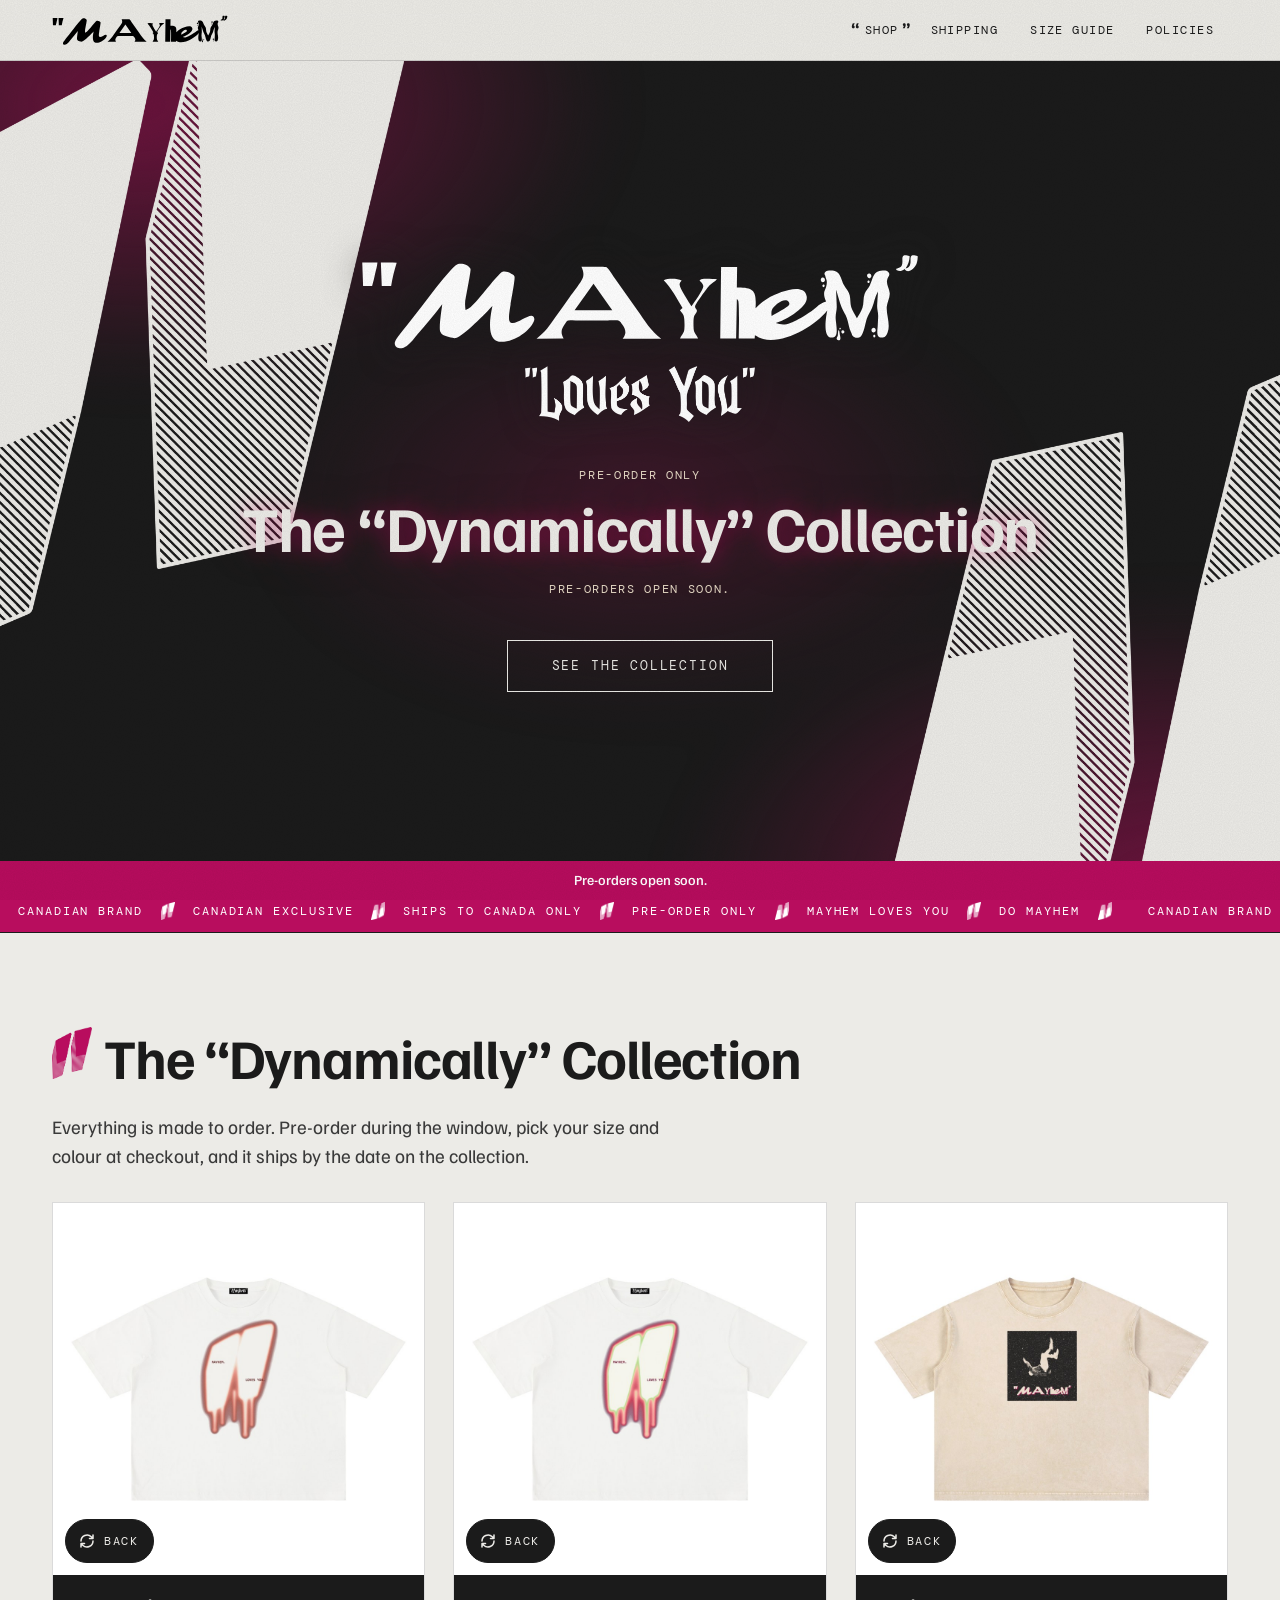
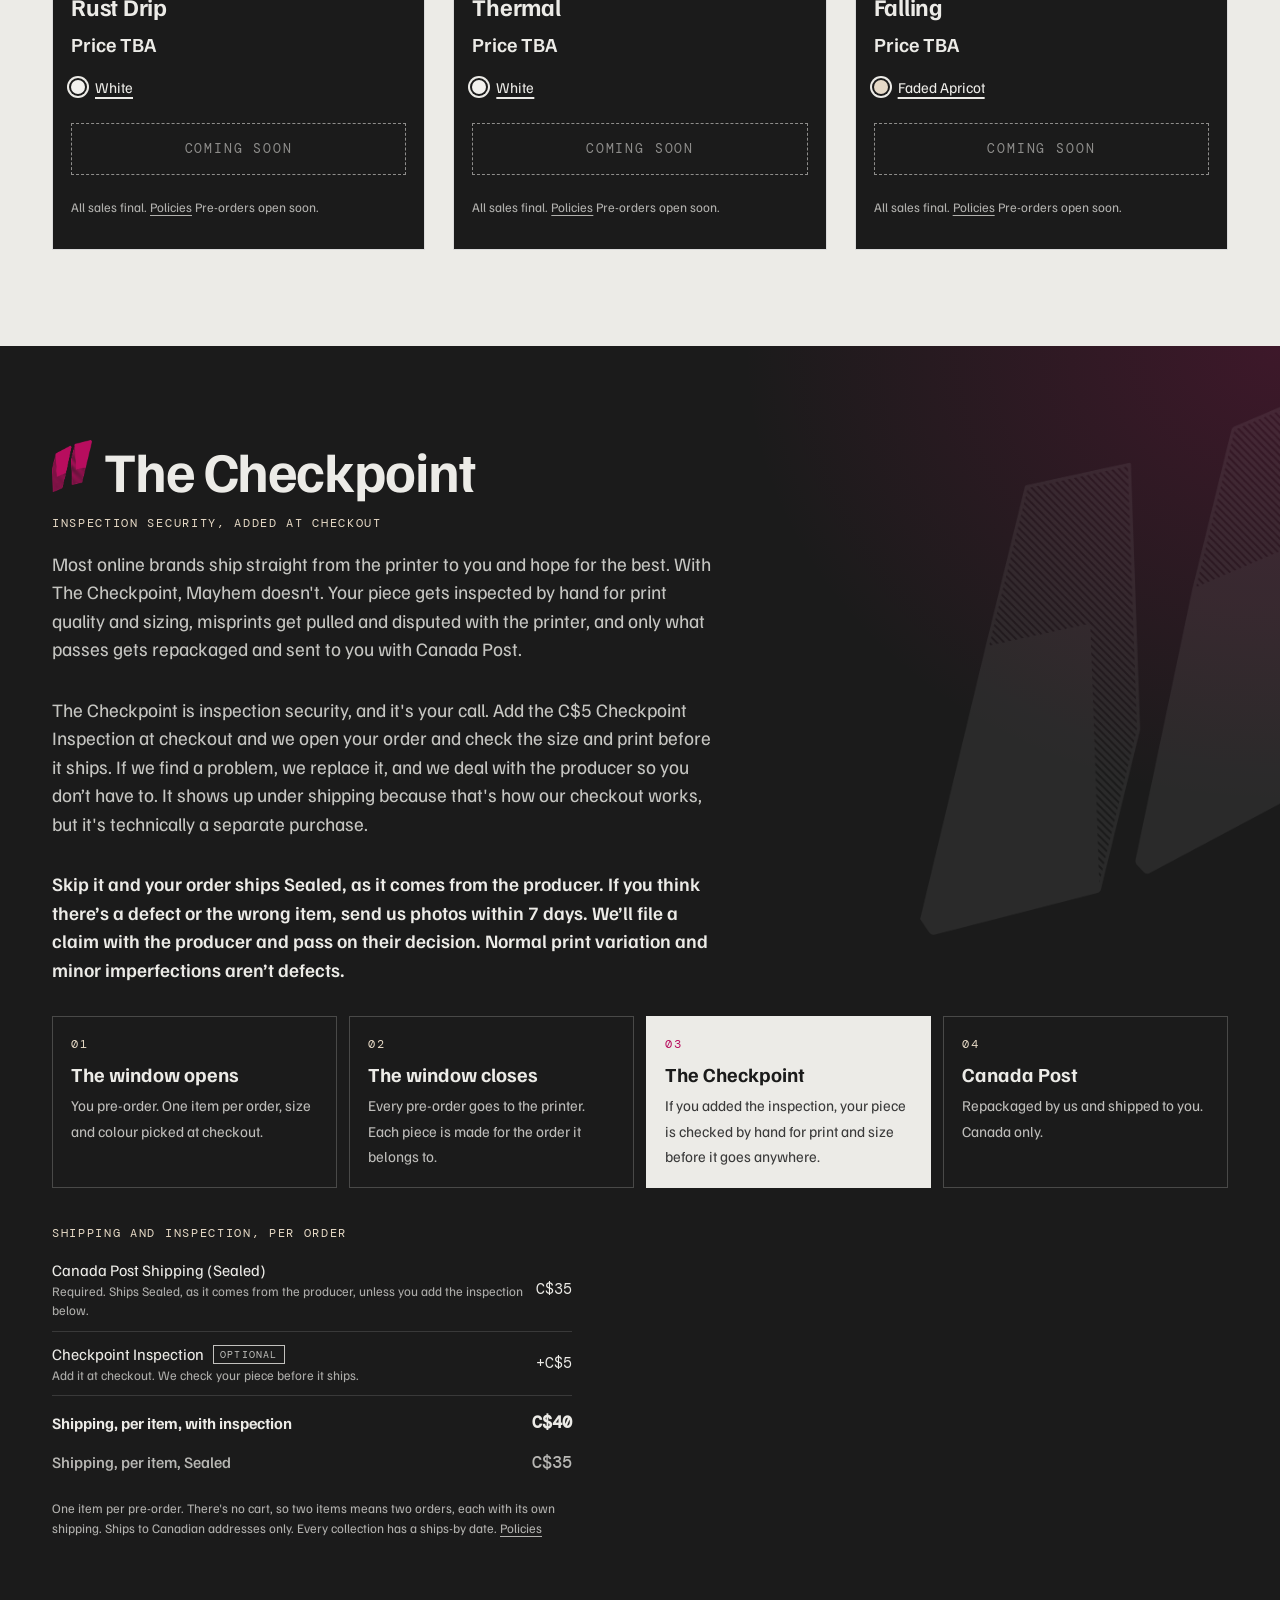
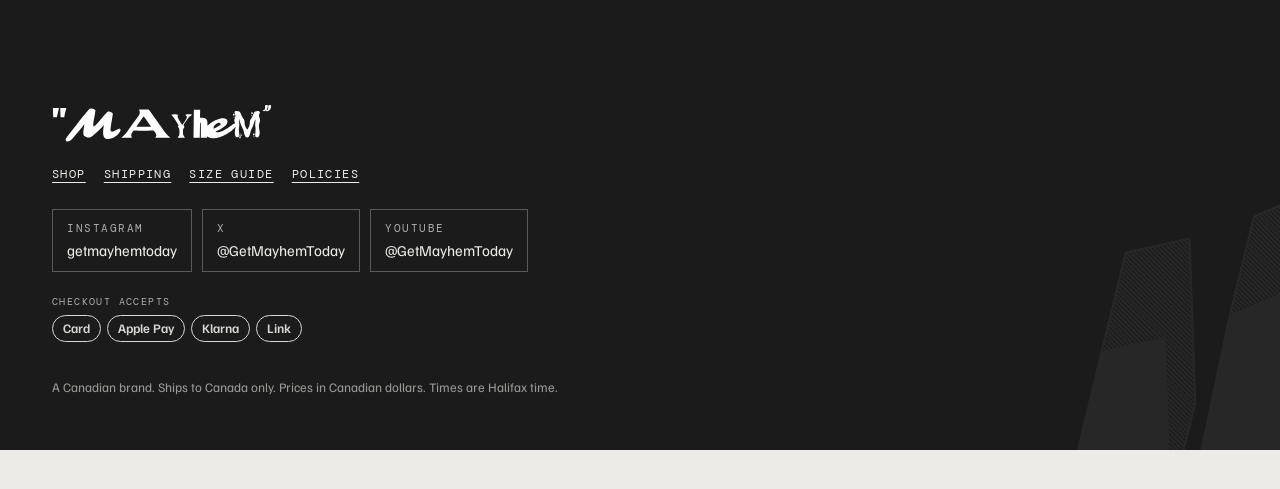
<file: index.html>
<!doctype html>
<html lang="en-CA">
<head>
  <meta charset="utf-8">
  <meta name="viewport" content="width=device-width, initial-scale=1, viewport-fit=cover">
  <title>Mayhem "Loves You"</title>
  <meta name="description" content="Mayhem is a Canadian streetwear brand. Pre-order only, shipped to Canada only. There's a community for you, so do your own thing.">
  <meta property="og:title" content='Mayhem "Loves You"'>
  <meta property="og:description" content="Pre-order only. Canadian brand. Canadian exclusive.">
  <meta property="og:image" content="assets/products/thermal.jpg">
  <meta name="theme-color" content="#1b1b1b">
  <link rel="icon" type="image/png" sizes="32x32" href="assets/logos/favicon-32.png">
  <link rel="icon" type="image/png" sizes="512x512" href="assets/logos/favicon-512.png">
  <link rel="apple-touch-icon" href="assets/logos/apple-touch-icon.png">
  <link rel="preconnect" href="https://fonts.googleapis.com">
  <link rel="preconnect" href="https://fonts.gstatic.com" crossorigin>
  <link href="https://fonts.googleapis.com/css2?family=DM+Mono:wght@400;500&family=Familjen+Grotesk:wght@400;500;600;700&display=swap" rel="stylesheet">
  <link rel="stylesheet" href="css/style.css">
</head>
<body data-page="shop">

  <div class="intro" aria-hidden="true">
    <span class="q q--open"></span>
    <span class="q q--close"></span>
  </div>

  <header id="site-header"></header>

  <main>
    <section class="hero" aria-labelledby="drop-name">
      <div class="hero__q hero__q--open" aria-hidden="true"><span class="q q--open"></span></div>
      <div class="hero__q hero__q--close" aria-hidden="true"><span class="q q--close"></span></div>

      <div class="hero__inner wrap">
        <h1 class="visually-hidden">Mayhem "Loves You"</h1>
        <img class="hero__logo" src="assets/logos/Mayhem-wild-logo-white.svg" alt="Mayhem" width="560" height="102">
        <img class="hero__tag" src="assets/logos/Loves-You-tagline-white.png" alt="Loves You" width="900" height="219">

        <div class="hero__drop">
          <div class="mono">Pre-order only</div>
          <p class="hero__dropname" id="drop-name">The “Dynamically” Collection</p>
          <div class="countdown" id="countdown"></div>
          <p class="hero__ships mono" id="drop-ships"></p>
          <a class="btn btn--ghost hero__cta" href="#shop"><span class="q q--open" aria-hidden="true"></span><span>See the collection</span><span class="q q--close" aria-hidden="true"></span></a>
        </div>
      </div>
    </section>

    <div class="ticker" aria-hidden="true">
      <div class="ticker__track">
        <div class="ticker__item">Canadian brand <span class="q q--open"></span> Canadian exclusive <span class="q q--close"></span> Ships to Canada only <span class="q q--open"></span> Pre-order only <span class="q q--close"></span> Mayhem loves you <span class="q q--open"></span> Do Mayhem <span class="q q--close"></span></div>
      </div>
    </div>

    <section class="section" id="shop" aria-labelledby="shop-title">
      <div class="wrap">
        <h2 class="heading"><span class="heading__mark" aria-hidden="true"><span class="q q--open"></span></span><span id="shop-title">The collection</span></h2>
        <p class="lede reveal">Everything is made to order. Pre-order during the window, pick your size and colour at checkout, and it ships by the date on the collection.</p>
        <div class="grid" id="product-grid">
          <div class="empty" style="grid-column:1/-1"><span class="q q--open"></span><p>Loading the collection.</p><span class="q q--close"></span></div>
        </div>
      </div>
    </section>

    <section class="section section--ink checkpoint" id="checkpoint" aria-labelledby="cp-title">
      <div class="checkpoint__q" aria-hidden="true"><span class="q q--close"></span></div>
      <div class="wrap">
        <h2 class="heading" id="cp-title"><span class="heading__mark" aria-hidden="true"><span class="q q--open"></span></span><span>The Checkpoint</span></h2>
        <p class="mono reveal" style="margin:-12px 0 18px;color:var(--apricot)">Inspection security, added at checkout</p>
        <p class="lede reveal">Most online brands ship straight from the printer to you and hope for the best. With The Checkpoint, Mayhem doesn't. Your piece gets inspected by hand for print quality and sizing, misprints get pulled and disputed with the printer, and only what passes gets repackaged and sent to you with Canada Post.</p>
        <p class="lede reveal">The Checkpoint is inspection security, and it's your call. Add the C$5 Checkpoint Inspection at checkout and we open your order and check the size and print before it ships. If we find a problem, we replace it, and we deal with the producer so you don’t have to. It shows up under shipping because that's how our checkout works, but it's technically a separate purchase.</p>
        <p class="lede reveal" style="color:var(--paper);font-weight:600">Skip it and your order ships Sealed, as it comes from the producer. If you think there’s a defect or the wrong item, send us photos within 7 days. We’ll file a claim with the producer and pass on their decision. Normal print variation and minor imperfections aren’t defects.</p>

        <ol class="steps reveal">
          <li><strong>The window opens</strong><span>You pre-order. One item per order, size and colour picked at checkout.</span></li>
          <li><strong>The window closes</strong><span>Every pre-order goes to the printer. Each piece is made for the order it belongs to.</span></li>
          <li class="is-checkpoint"><strong>The Checkpoint</strong><span>If you added the inspection, your piece is checked by hand for print and size before it goes anywhere.</span></li>
          <li><strong>Canada Post</strong><span>Repackaged by us and shipped to you. Canada only.</span></li>
        </ol>

        <div class="ship-box reveal">
          <p class="mono" style="margin:0 0 6px;color:var(--apricot)">Shipping and inspection, per order</p>
          <div id="ship-lines"></div>
          <p class="fine" style="margin-top:14px">One item per pre-order. There's no cart, so two items means two orders, each with its own shipping. Ships to Canadian addresses only. Every collection has a ships-by date. <a href="policy.html">Policies</a></p>
        </div>
      </div>
    </section>
  </main>

  <footer id="site-footer"></footer>

  <script src="data/shop.js"></script>
  <script src="js/site.js"></script>
</body>
</html>
</file>
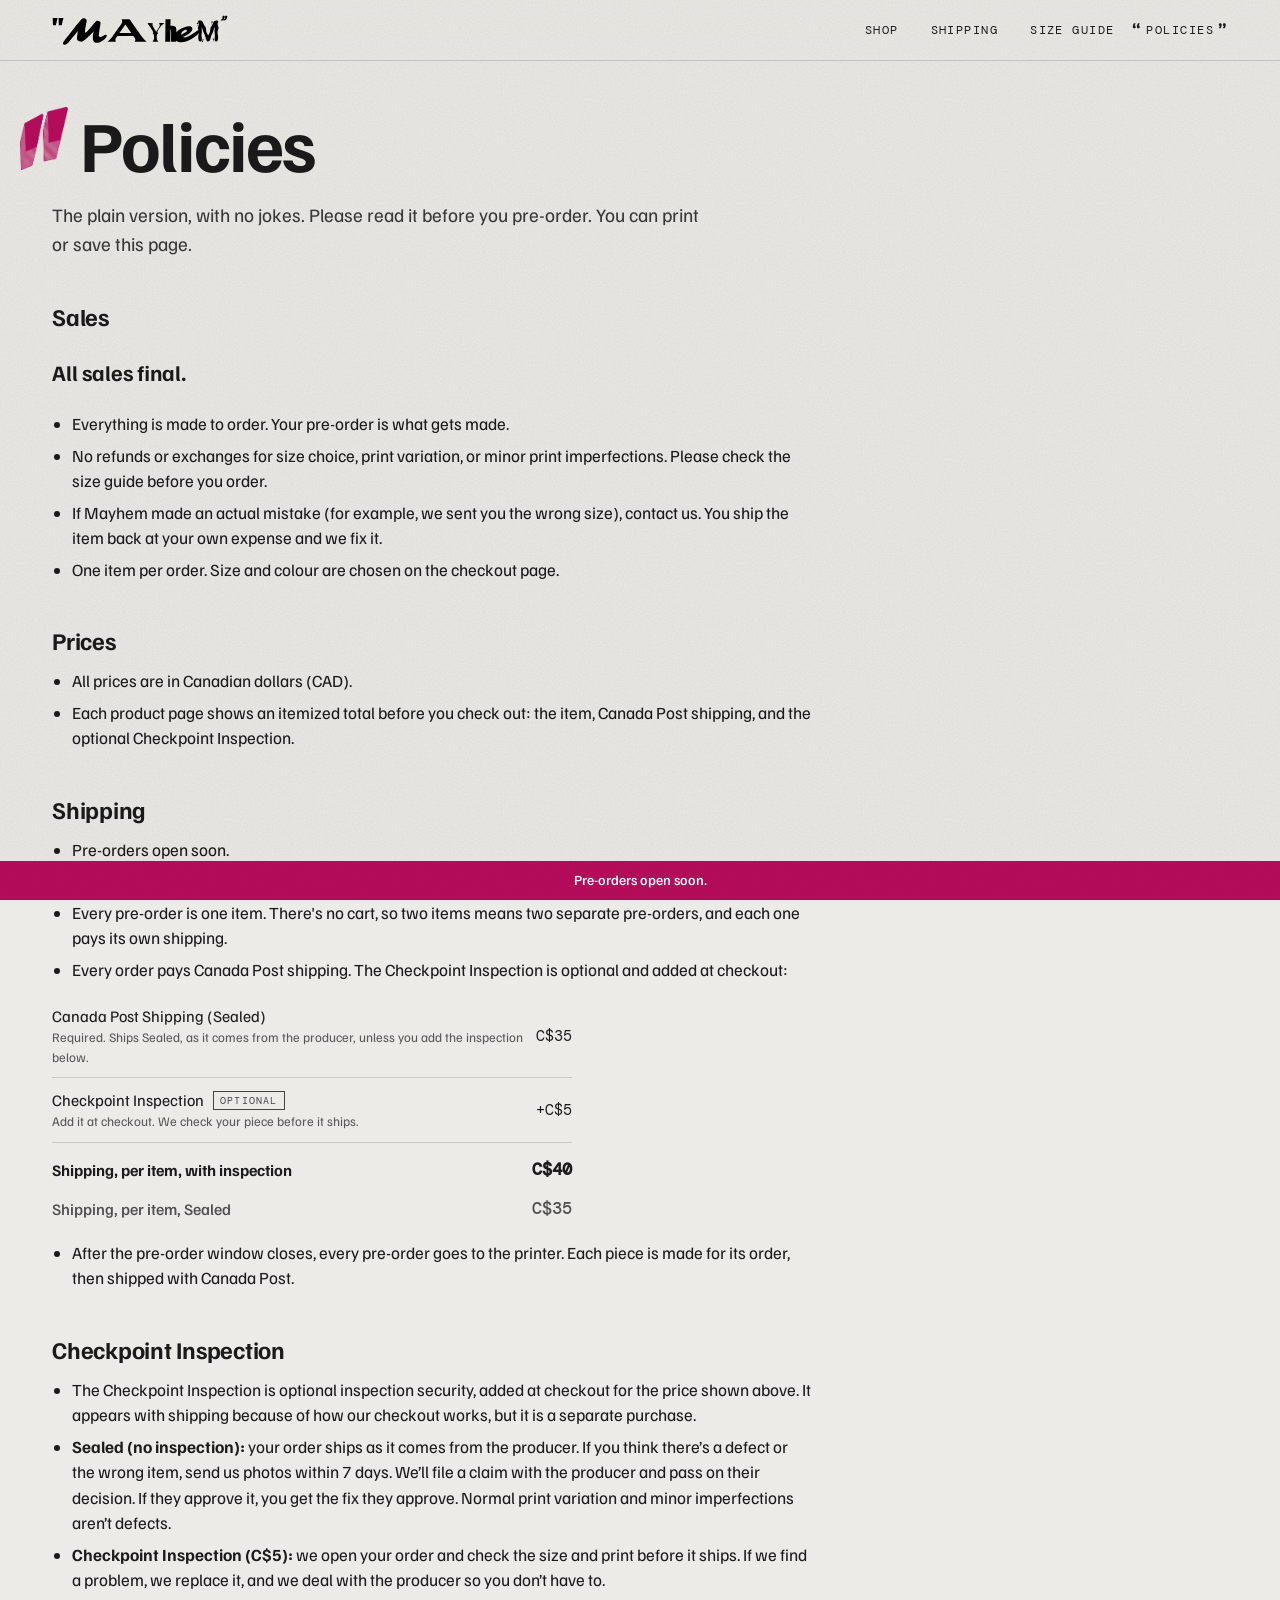
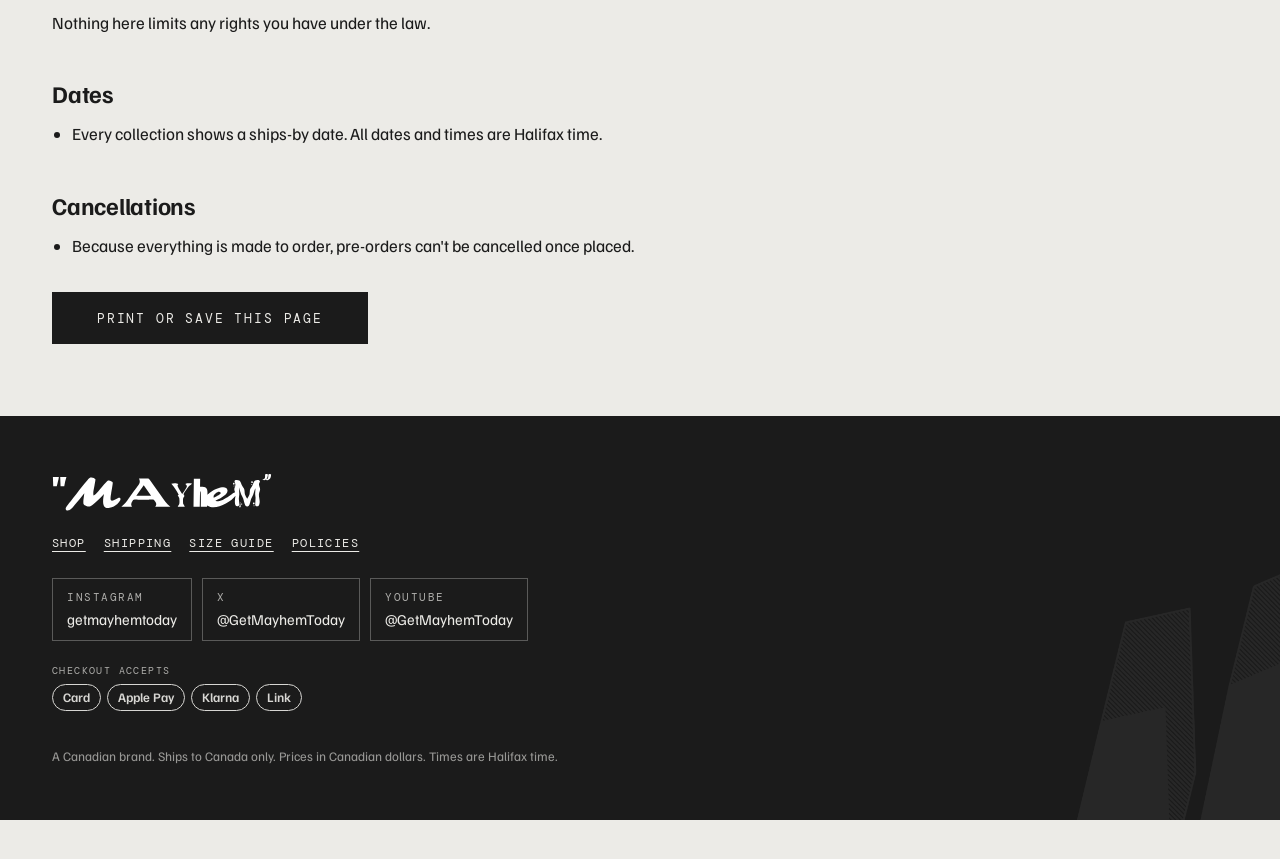
<file: policy.html>
<!doctype html>
<html lang="en-CA">
<head>
  <meta charset="utf-8">
  <meta name="viewport" content="width=device-width, initial-scale=1, viewport-fit=cover">
  <title>Policies | Mayhem "Loves You"</title>
  <meta name="description" content="Mayhem sales, shipping and returns policy.">
  <meta name="theme-color" content="#1b1b1b">
  <meta name="robots" content="noindex, noarchive">
  <link rel="icon" type="image/png" sizes="32x32" href="assets/logos/favicon-32.png">
  <link rel="icon" type="image/png" sizes="512x512" href="assets/logos/favicon-512.png">
  <link rel="apple-touch-icon" href="assets/logos/apple-touch-icon.png">
  <link rel="preconnect" href="https://fonts.googleapis.com">
  <link rel="preconnect" href="https://fonts.gstatic.com" crossorigin>
  <link href="https://fonts.googleapis.com/css2?family=DM+Mono:wght@400;500&family=Familjen+Grotesk:wght@400;500;600;700&display=swap" rel="stylesheet">
  <link rel="stylesheet" href="css/style.css">
</head>
<body data-page="policy">
  <header id="site-header"></header>

  <main>
    <div class="wrap page-head">
      <h1><span class="heading__mark" aria-hidden="true"><span class="q q--open"></span></span><span>Policies</span></h1>
    </div>

    <div class="wrap">
      <div class="policy">
        <p class="lede" style="margin-top:16px">The plain version, with no jokes. Please read it before you pre-order. You can print or save this page.</p>

        <h2>Sales</h2>
        <p class="big">All sales final.</p>
        <ul>
          <li>Everything is made to order. Your pre-order is what gets made.</li>
          <li>No refunds or exchanges for size choice, print variation, or minor print imperfections. Please check the size guide before you order.</li>
          <li>If Mayhem made an actual mistake (for example, we sent you the wrong size), contact us. You ship the item back at your own expense and we fix it.</li>
          <li>One item per order. Size and colour are chosen on the checkout page.</li>
        </ul>

        <h2>Prices</h2>
        <ul>
          <li>All prices are in Canadian dollars (CAD).</li>
          <li>Each product page shows an itemized total before you check out: the item, Canada Post shipping, and the optional Checkpoint Inspection.</li>
        </ul>

        <h2>Shipping</h2>
        <ul>
          <li id="policy-delivery"></li>
          <li>Ships to Canada only.</li>
          <li>Every pre-order is one item. There's no cart, so two items means two separate pre-orders, and each one pays its own shipping.</li>
          <li>Every order pays Canada Post shipping. The Checkpoint Inspection is optional and added at checkout:</li>
        </ul>
        <div id="policy-ship" class="ship-box" style="margin:12px 0 8px"></div>
        <ul>
          <li>After the pre-order window closes, every pre-order goes to the printer. Each piece is made for its order, then shipped with Canada Post.</li>
        </ul>

        <h2>Checkpoint Inspection</h2>
        <ul>
          <li>The Checkpoint Inspection is optional inspection security, added at checkout for the price shown above. It appears with shipping because of how our checkout works, but it is a separate purchase.</li>
          <li><b>Sealed (no inspection):</b> your order ships as it comes from the producer. If you think there’s a defect or the wrong item, send us photos within 7 days. We’ll file a claim with the producer and pass on their decision. If they approve it, you get the fix they approve. Normal print variation and minor imperfections aren’t defects.</li>
          <li><b>Checkpoint Inspection (C$5):</b> we open your order and check the size and print before it ships. If we find a problem, we replace it, and we deal with the producer so you don’t have to.</li>
        </ul>
        <p>Nothing here limits any rights you have under the law.</p>

        <h2>Dates</h2>
        <ul>
          <li>Every collection shows a ships-by date. All dates and times are Halifax time.</li>
        </ul>

        <h2>Cancellations</h2>
        <ul>
          <li>Because everything is made to order, pre-orders can't be cancelled once placed.</li>
        </ul>

        <button type="button" class="btn btn--dark print-btn"><span class="q q--open" aria-hidden="true"></span><span>Print or save this page</span><span class="q q--close" aria-hidden="true"></span></button>
      </div>
    </div>
  </main>

  <footer id="site-footer"></footer>

  <script src="data/shop.js"></script>
  <script src="js/site.js"></script>
</body>
</html>
</file>
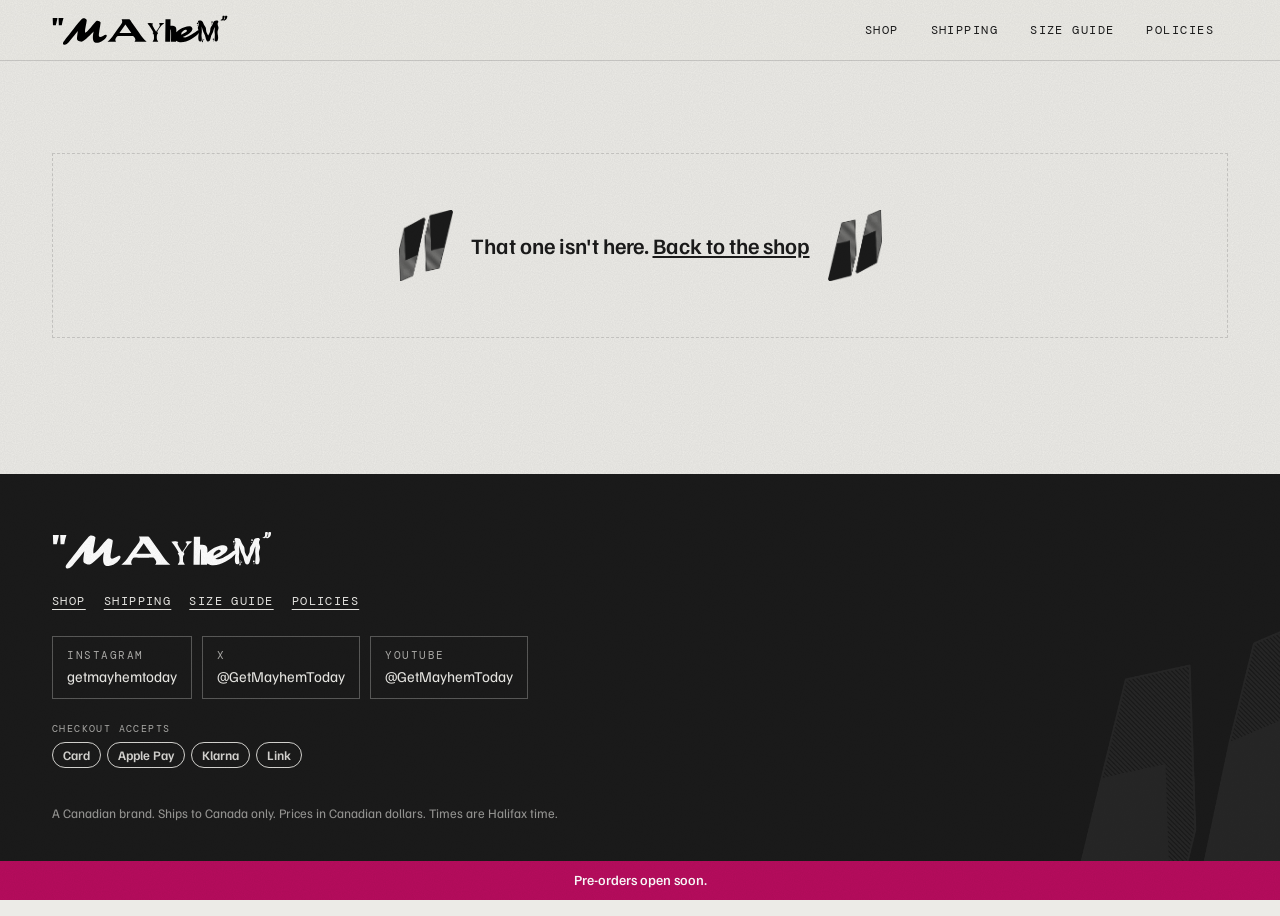
<file: product.html>
<!doctype html>
<html lang="en-CA">
<head>
  <meta charset="utf-8">
  <meta name="viewport" content="width=device-width, initial-scale=1, viewport-fit=cover">
  <title>Mayhem "Loves You"</title>
  <meta name="description" content="Mayhem product details, size guide and pre-order.">
  <meta name="theme-color" content="#1b1b1b">
  <link rel="icon" type="image/png" sizes="32x32" href="assets/logos/favicon-32.png">
  <link rel="icon" type="image/png" sizes="512x512" href="assets/logos/favicon-512.png">
  <link rel="apple-touch-icon" href="assets/logos/apple-touch-icon.png">
  <link rel="preconnect" href="https://fonts.googleapis.com">
  <link rel="preconnect" href="https://fonts.gstatic.com" crossorigin>
  <link href="https://fonts.googleapis.com/css2?family=DM+Mono:wght@400;500&family=Familjen+Grotesk:wght@400;500;600;700&display=swap" rel="stylesheet">
  <link rel="stylesheet" href="css/style.css">
</head>
<body data-page="product">
  <header id="site-header"></header>

  <main class="product" id="product">
    <div class="wrap"><div class="empty"><span class="q q--open"></span><p>Loading.</p><span class="q q--close"></span></div></div>
  </main>

  <footer id="site-footer"></footer>

  <script src="data/shop.js"></script>
  <script src="js/site.js"></script>
</body>
</html>
</file>
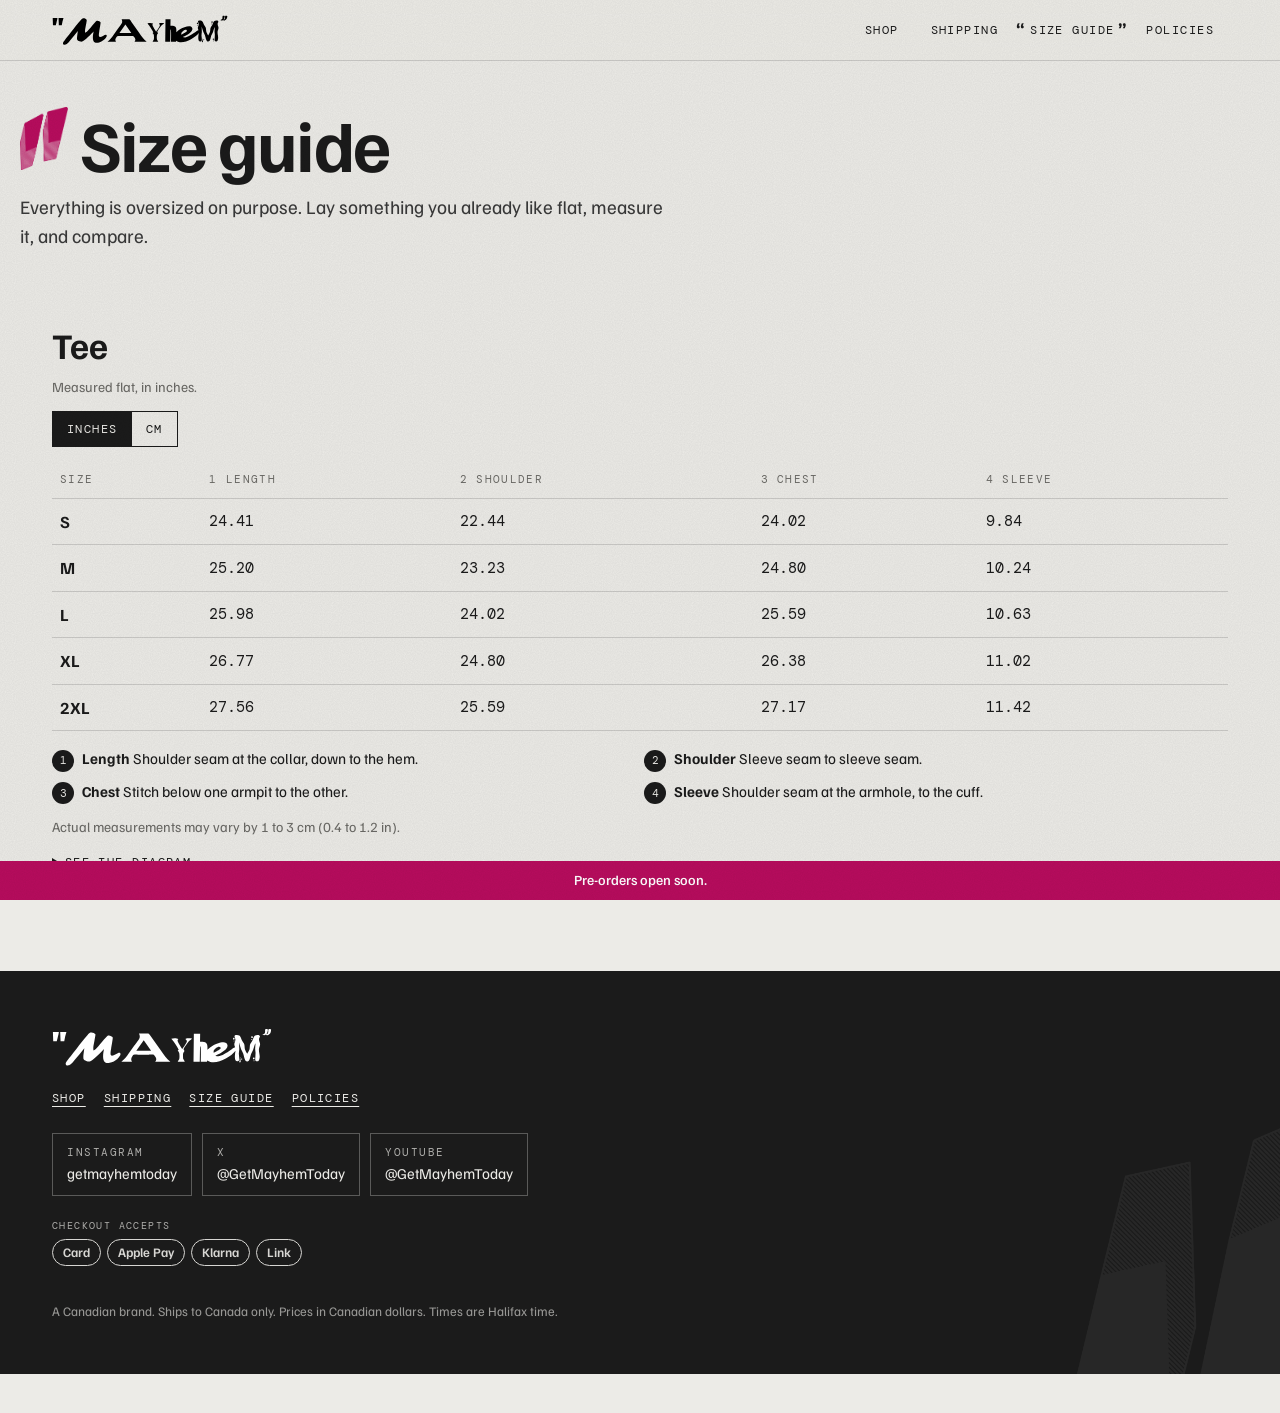
<file: size-guide.html>
<!doctype html>
<html lang="en-CA">
<head>
  <meta charset="utf-8">
  <meta name="viewport" content="width=device-width, initial-scale=1, viewport-fit=cover">
  <title>Size Guide | Mayhem "Loves You"</title>
  <meta name="description" content="Mayhem size charts and how to measure.">
  <meta name="theme-color" content="#1b1b1b">
  <link rel="icon" type="image/png" sizes="32x32" href="assets/logos/favicon-32.png">
  <link rel="icon" type="image/png" sizes="512x512" href="assets/logos/favicon-512.png">
  <link rel="apple-touch-icon" href="assets/logos/apple-touch-icon.png">
  <link rel="preconnect" href="https://fonts.googleapis.com">
  <link rel="preconnect" href="https://fonts.gstatic.com" crossorigin>
  <link href="https://fonts.googleapis.com/css2?family=DM+Mono:wght@400;500&family=Familjen+Grotesk:wght@400;500;600;700&display=swap" rel="stylesheet">
  <link rel="stylesheet" href="css/style.css">
</head>
<body data-page="sizes">
  <header id="site-header"></header>

  <main>
    <div class="wrap page-head">
      <h1><span class="heading__mark" aria-hidden="true"><span class="q q--open"></span></span><span>Size guide</span></h1>
      <p class="lede" style="margin-top:16px">Everything is oversized on purpose. Lay something you already like flat, measure it, and compare.</p>
    </div>
    <div class="wrap" id="guides" style="padding-bottom:72px"></div>
  </main>

  <footer id="site-footer"></footer>

  <script src="data/shop.js"></script>
  <script src="js/site.js"></script>
</body>
</html>
</file>
<file: css/style.css>
/* Mayhem "Loves You" */

:root {
  --paper: #ecebe7;
  --paper-2: #e2e0da;
  --white: #ffffff;
  --ink: #1b1b1b;
  --ink-2: #3a3a3a;
  --muted: #6b6a66;
  --line: rgba(27, 27, 27, 0.16);
  --pink: #b80d5e;
  --green: #23483e;
  --blue: #222c49;
  --apricot: #e7dac6;

  --sans: "Familjen Grotesk", system-ui, -apple-system, "Segoe UI", sans-serif;
  --mono: "DM Mono", ui-monospace, "SFMono-Regular", Menlo, monospace;

  --gutter: 16px;
  --max: 1240px;
  --pop: cubic-bezier(0.34, 1.56, 0.64, 1);
  --slam: cubic-bezier(0.2, 1.4, 0.4, 1);
  --ease: cubic-bezier(0.22, 1, 0.36, 1);

  color-scheme: light;
}

@media (min-width: 720px) {
  :root { --gutter: 32px; }
}

*, *::before, *::after { box-sizing: border-box; }

html { -webkit-text-size-adjust: 100%; }

body {
  margin: 0;
  background: var(--paper);
  color: var(--ink);
  font-family: var(--sans);
  font-size: 17px;
  line-height: 1.5;
  overflow-x: hidden;
}

img { display: block; max-width: 100%; height: auto; }
a { color: inherit; }
button { font: inherit; }

.wrap { max-width: var(--max); margin: 0 auto; padding: 0 var(--gutter); }

.mono {
  font-family: var(--mono);
  font-size: 12px;
  letter-spacing: 0.14em;
  text-transform: uppercase;
}

.visually-hidden {
  position: absolute; width: 1px; height: 1px; overflow: hidden;
  clip: rect(0 0 0 0); white-space: nowrap;
}

/* ------------------------------------------------------------------
   THE QUOTE MARKS
   Cut straight from the Quoted print. Recoloured with a mask so the
   same artwork works black, white or pink.
   ------------------------------------------------------------------ */
.q {
  display: block;
  aspect-ratio: 938 / 1227;
  background-color: currentColor;
  -webkit-mask: url("../assets/quotes/quote-left.png") center / contain no-repeat;
          mask: url("../assets/quotes/quote-left.png") center / contain no-repeat;
  pointer-events: none;
}
.q--close {
  -webkit-mask-image: url("../assets/quotes/quote-right.png");
          mask-image: url("../assets/quotes/quote-right.png");
}

/* ------------------------------------------------------------------
   INTRO: the quotes slam shut, then fly open to reveal the page
   ------------------------------------------------------------------ */
.intro {
  position: fixed; inset: 0; z-index: 100;
  background: var(--ink);
  color: var(--paper);
  display: flex; align-items: center; justify-content: center;
  gap: 2vmin;
  animation: intro-out 0.5s var(--ease) 1.15s forwards;
}
.intro .q { width: min(30vmin, 220px); }
.intro .q--open { animation: intro-open 1.25s var(--slam) both; }
.intro .q--close { animation: intro-close 1.25s var(--slam) both; }

@keyframes intro-open {
  0%   { transform: translate(-80vw, -60vh) rotate(-40deg); }
  45%  { transform: translate(0, 0) rotate(0); }
  70%  { transform: translate(0, 0) rotate(0); }
  100% { transform: translate(-90vw, -70vh) rotate(-30deg); }
}
@keyframes intro-close {
  0%   { transform: translate(80vw, 60vh) rotate(40deg); }
  45%  { transform: translate(0, 0) rotate(0); }
  70%  { transform: translate(0, 0) rotate(0); }
  100% { transform: translate(90vw, 70vh) rotate(30deg); }
}
@keyframes intro-out { to { opacity: 0; visibility: hidden; } }

/* ------------------------------------------------------------------
   HEADER
   ------------------------------------------------------------------ */
.site-header {
  position: sticky; top: 0; z-index: 50;
  background: color-mix(in srgb, var(--paper) 92%, transparent);
  -webkit-backdrop-filter: blur(10px);
          backdrop-filter: blur(10px);
  border-bottom: 1px solid var(--line);
}
.site-header .wrap {
  display: flex; align-items: center; justify-content: space-between;
  gap: 16px; min-height: 60px;
}
.brand { display: block; flex: none; }
.brand img { height: 26px; width: auto; }
@media (min-width: 720px) { .brand img { height: 32px; } }

.nav { display: flex; gap: 4px; flex-wrap: wrap; justify-content: flex-end; }
.nav a {
  position: relative;
  text-decoration: none;
  padding: 8px 10px;
  font-family: var(--mono);
  font-size: 11px;
  letter-spacing: 0.12em;
  text-transform: uppercase;
}
@media (min-width: 720px) { .nav a { font-size: 12px; padding: 8px 14px; } }

/* hover and active state: the link gets quoted */
.nav a::before, .nav a::after {
  position: absolute; top: 50%;
  font-family: var(--sans); font-weight: 700; font-size: 18px;
  opacity: 0; transition: transform 0.35s var(--pop), opacity 0.2s;
}
.nav a::before { content: "\201C"; left: 0; transform: translate(6px, -50%); }
.nav a::after  { content: "\201D"; right: 0; transform: translate(-6px, -50%); }
.nav a:hover::before, .nav a:hover::after,
.nav a[aria-current="page"]::before, .nav a[aria-current="page"]::after {
  opacity: 1; transform: translate(0, -55%);
}
.nav a:focus-visible { outline: 2px solid var(--ink); outline-offset: 2px; }

/* ------------------------------------------------------------------
   HERO
   ------------------------------------------------------------------ */
.hero {
  position: relative;
  overflow: hidden;
  background: var(--ink);
  color: var(--paper);
  min-height: min(92svh, 860px);
  display: flex; align-items: center;
  --s: 0;
}
.hero__q {
  position: absolute;
  color: var(--paper);
  will-change: transform;
}
.hero__q--open {
  width: clamp(200px, 58vw, 520px);
  left: -8vw; top: -6vw;
  transform: translate(calc(var(--s) * -18vw), calc(var(--s) * -10vh)) rotate(calc(var(--s) * -12deg));
}
.hero__q--close {
  width: clamp(200px, 58vw, 520px);
  right: -8vw; bottom: -10vw;
  transform: translate(calc(var(--s) * 18vw), calc(var(--s) * 10vh)) rotate(calc(var(--s) * 12deg));
}
.hero__q .q { width: 100%; }
.hero__q--open .q  { animation: slam-open 1s var(--slam) both, drift 7s ease-in-out 1.2s infinite alternate; }
.hero__q--close .q { animation: slam-close 1s var(--slam) both, drift 7s ease-in-out 1.2s infinite alternate-reverse; }
.has-intro .hero__q--open .q,
.has-intro .hero__q--close .q { animation-delay: 1.1s, 2.3s; }

@keyframes slam-open {
  from { transform: translate(-50%, -40%) rotate(-25deg); opacity: 0; }
  to   { transform: none; opacity: 1; }
}
@keyframes slam-close {
  from { transform: translate(50%, 40%) rotate(25deg); opacity: 0; }
  to   { transform: none; opacity: 1; }
}
@keyframes drift {
  from { transform: translate(0, 0) rotate(0); }
  to   { transform: translate(1.2vw, 1.6vw) rotate(2.5deg); }
}

.hero__inner {
  position: relative; z-index: 2;
  width: 100%;
  text-align: center;
  padding: 72px 0 80px;
}
.hero__logo { width: min(78vw, 560px); margin: 0 auto; }
.hero__tag { width: min(40vw, 230px); margin: 14px auto 0; }
.hero__logo, .hero__tag { position: relative; filter: drop-shadow(0 0 18px rgba(27, 27, 27, 0.85)); }
.hero__drop { margin-top: 44px; }
.hero__drop .mono { color: var(--apricot); }
.hero__dropname {
  font-size: clamp(34px, 8vw, 64px);
  font-weight: 700; line-height: 1; letter-spacing: -0.02em;
  margin: 10px 0 0;
}

/* countdown */
.countdown { margin-top: 26px; }
.countdown__label { color: var(--apricot); }
.countdown__grid {
  display: inline-grid; grid-auto-flow: column; gap: 6px;
  margin-top: 12px;
}
.countdown__cell {
  min-width: 64px;
  padding: 10px 6px 8px;
  border: 1px solid rgba(236, 235, 231, 0.28);
  background: rgba(236, 235, 231, 0.04);
}
@media (min-width: 720px) { .countdown__cell { min-width: 92px; padding: 14px 10px 10px; } }
.countdown__num {
  display: block;
  font-family: var(--mono);
  font-size: clamp(26px, 7vw, 44px);
  line-height: 1;
  font-variant-numeric: tabular-nums;
}
.countdown__num.tick { animation: tick 0.4s var(--pop); }
@keyframes tick { from { transform: translateY(-6px); opacity: 0.4; } to { transform: none; opacity: 1; } }
.countdown__unit { display: block; margin-top: 6px; font-family: var(--mono); font-size: 10px; letter-spacing: 0.16em; text-transform: uppercase; opacity: 0.7; }
.countdown__tba { font-family: var(--mono); font-size: 18px; letter-spacing: 0.08em; margin-top: 10px; }
.hero__ships { margin-top: 22px; color: rgba(236, 235, 231, 0.75); }

.hero__cta {
  display: inline-block; margin-top: 30px;
  color: var(--paper);
}

/* ------------------------------------------------------------------
   TICKER
   ------------------------------------------------------------------ */
.ticker {
  overflow: hidden;
  background: var(--pink);
  color: var(--white);
  border-block: 1px solid var(--ink);
}
.ticker__track {
  display: flex; width: max-content;
  animation: ticker 28s linear infinite;
}
.ticker__item {
  display: flex; align-items: center; gap: 18px;
  padding: 12px 18px;
  font-family: var(--mono); font-size: 12px; letter-spacing: 0.16em; text-transform: uppercase;
  white-space: nowrap;
}
.ticker__item .q { width: 14px; color: var(--white); }
@keyframes ticker { to { transform: translateX(-50%); } }

/* ------------------------------------------------------------------
   SECTIONS AND HEADINGS
   ------------------------------------------------------------------ */
.section { padding: 64px 0; }
@media (min-width: 720px) { .section { padding: 96px 0; } }
.section--ink { background: var(--ink); color: var(--paper); }
.section--white { background: var(--white); }

.heading {
  display: flex; align-items: flex-start; gap: 12px;
  margin: 0 0 28px;
  font-size: clamp(32px, 7vw, 56px);
  line-height: 1; letter-spacing: -0.02em; font-weight: 700;
}
.heading__mark { flex: none; display: flex; gap: 0; width: clamp(26px, 5vw, 40px); margin-top: -2px; }
.heading__mark .q { width: 100%; color: var(--pink); }
.section--ink .heading__mark .q { color: var(--pink); }
.heading__mark .q {
  transform: translateY(-40%) rotate(-30deg) scale(0.4);
  opacity: 0;
  transition: transform 0.7s var(--pop), opacity 0.3s;
}
.in .heading__mark .q, .heading.in .heading__mark .q { transform: none; opacity: 1; }

.lede { font-size: 19px; max-width: 60ch; margin: 0 0 32px; color: var(--ink-2); }
.section--ink .lede { color: rgba(236, 235, 231, 0.82); }

/* fade up on scroll */
.reveal { opacity: 0; transform: translateY(18px); transition: opacity 0.6s var(--ease), transform 0.6s var(--ease); }
.reveal.in { opacity: 1; transform: none; }

/* ------------------------------------------------------------------
   PRODUCT TILES
   ------------------------------------------------------------------ */
.grid {
  display: grid; gap: 20px;
  grid-template-columns: 1fr;
}
@media (min-width: 640px) { .grid { grid-template-columns: repeat(2, 1fr); } }
@media (min-width: 1040px) { .grid { grid-template-columns: repeat(3, 1fr); gap: 28px; } }

.tile {
  position: relative;
  display: flex; flex-direction: column;
  background: var(--white);
  border: 1px solid var(--line);
}
.tile__media { overflow: hidden; }

/* ------------------------------------------------------------------
   IMAGE VIEWER: one image, flips to the back, colour buttons switch it
   ------------------------------------------------------------------ */
.viewer {
  position: relative; display: block;
  aspect-ratio: 1 / 1;
  background: var(--white);
  perspective: 1600px;
  overflow: hidden; /* white frame: the flipping image never pokes out past it */
}
.viewer__link { display: block; width: 100%; height: 100%; }
.viewer__card {
  position: relative; width: 100%; height: 100%;
  transform-style: preserve-3d;
  transition: transform 0.75s var(--slam), opacity 0.25s;
}
.viewer.is-back .viewer__card { transform: rotateY(180deg); }
.viewer.is-swapping .viewer__card { opacity: 0.35; }
.viewer__face {
  position: absolute; inset: 0;
  width: 100%; height: 100%; object-fit: cover;
  background: var(--white);
  -webkit-backface-visibility: hidden;
          backface-visibility: hidden;
}
.viewer__face--back { transform: rotateY(180deg); }

.viewer__flip {
  position: absolute; left: 12px; bottom: 12px; z-index: 3;
  display: inline-flex; align-items: center; gap: 8px;
  min-height: 44px; padding: 0 14px 0 12px;
  border: 1px solid var(--ink); border-radius: 999px;
  background: var(--ink); color: var(--paper);
  font-family: var(--mono); font-size: 12px; letter-spacing: 0.14em; text-transform: uppercase;
  cursor: pointer;
  transition: background 0.2s, color 0.2s;
}
.viewer__flip svg { transition: transform 0.6s var(--slam); }
.viewer__flip:hover { background: var(--pink); border-color: var(--pink); }
.viewer.is-back .viewer__flip svg { transform: rotate(180deg); }
.viewer__flip:focus-visible { outline: 2px solid var(--pink); outline-offset: 3px; }
.viewer__flip[hidden] { display: none; }

/* colour buttons */
.swatches { display: flex; flex-direction: column; gap: 2px; margin: 2px 0 4px; }
.swatch {
  display: flex; align-items: center; gap: 10px;
  width: 100%; min-height: 32px; padding: 4px 6px; margin: 0 -6px;
  border: 0; background: transparent; color: inherit;
  font-size: 15px; line-height: 1.25; text-align: left;
  cursor: pointer;
}
.swatch__name { text-underline-offset: 4px; }
.swatch:hover .swatch__name { text-decoration: underline; }
.swatch[aria-pressed="true"] .swatch__name { text-decoration: underline; text-decoration-thickness: 2px; }
.swatch[aria-pressed="true"] .chip { box-shadow: 0 0 0 2px var(--ink), 0 0 0 4px currentColor; }
.swatch:focus-visible { outline: 2px solid var(--pink); outline-offset: 2px; }

/* corner quotes clamp onto the tile */
.tile__corner { position: absolute; width: 56px; color: var(--ink); z-index: 2; transition: transform 0.45s var(--pop), opacity 0.25s; opacity: 0; }
.tile__corner--tl { top: 10px; left: 10px; transform: translate(-30px, -30px) rotate(-20deg); }
.tile__corner--br { bottom: 10px; right: 10px; transform: translate(30px, 30px) rotate(20deg); }
.tile:hover .tile__corner, .tile:focus-within .tile__corner { opacity: 1; transform: none; }
@media (hover: none) {
  .tile.in .tile__corner { opacity: 1; transform: none; transition-delay: 0.25s; }
}

.tile__body {
  display: flex; flex-direction: column; gap: 10px;
  padding: 18px;
  background: var(--ink); color: var(--paper);
  flex: 1;
}
.tile__name { margin: 0; font-size: 24px; line-height: 1.1; font-weight: 700; letter-spacing: -0.01em; }
.tile__name a { text-decoration: none; }
.tile__name a:hover { text-decoration: underline; text-underline-offset: 4px; }
.tile__row { display: flex; justify-content: space-between; align-items: baseline; gap: 12px; flex-wrap: wrap; }
.tile__price { font-size: 20px; font-weight: 600; }
.tile__avail { color: var(--apricot); }

.chips { display: flex; flex-direction: column; gap: 6px; margin: 2px 0 4px; padding: 0; list-style: none; }
.chips li { display: flex; align-items: center; gap: 10px; font-size: 15px; line-height: 1.25; }
.chip {
  flex: none; width: 14px; height: 14px; border-radius: 50%;
  box-shadow: 0 0 0 1px rgba(236, 235, 231, 0.55);
}
.tile__foot { margin-top: auto; display: flex; flex-direction: column; gap: 10px; padding-top: 6px; }

/* ------------------------------------------------------------------
   BUTTONS
   The label gets wrapped in quote marks on hover.
   ------------------------------------------------------------------ */
.btn {
  position: relative;
  display: inline-flex; align-items: center; justify-content: center; gap: 10px;
  min-height: 52px; padding: 0 22px;
  background: var(--paper); color: var(--ink);
  border: 1px solid var(--paper);
  font-family: var(--mono); font-size: 13px; letter-spacing: 0.14em; text-transform: uppercase;
  text-decoration: none;
  cursor: pointer;
  transition: background 0.2s, color 0.2s;
}
.btn .q { width: 12px; opacity: 0; transition: transform 0.35s var(--pop), opacity 0.2s; }
.btn .q--open { transform: translateX(10px) rotate(-20deg); }
.btn .q--close { transform: translateX(-10px) rotate(20deg); }
.btn:hover .q, .btn:focus-visible .q { opacity: 1; transform: none; }
.btn:focus-visible { outline: 2px solid var(--pink); outline-offset: 3px; }
.btn--dark { background: var(--ink); color: var(--paper); border-color: var(--ink); }
.btn--pink { background: var(--pink); color: var(--white); border-color: var(--pink); }
.btn--ghost { background: transparent; color: inherit; border-color: currentColor; }
.btn[aria-disabled="true"] {
  cursor: not-allowed;
  background: transparent; color: inherit; opacity: 0.55;
  border-style: dashed; border-color: currentColor;
}
.btn[aria-disabled="true"] .q { display: none; }
.btn--block { width: 100%; }

.fine { font-size: 13px; color: inherit; opacity: 0.72; }
.fine a { text-underline-offset: 3px; }

/* ------------------------------------------------------------------
   EMPTY AND PLACEHOLDER STATES
   ------------------------------------------------------------------ */
.placeholder {
  position: absolute; inset: 0;
  display: flex; align-items: center; justify-content: center; gap: 8%;
  background: var(--paper-2); color: var(--ink);
}
.placeholder .q { width: 22%; opacity: 0.18; animation: bob 2.4s ease-in-out infinite alternate; }
.placeholder .q--close { animation-delay: 0.4s; }
@keyframes bob { to { transform: translateY(-8%) rotate(-4deg); } }

.empty {
  display: flex; align-items: center; justify-content: center; gap: 18px;
  padding: 56px 16px;
  text-align: center;
  border: 1px dashed var(--line);
}
.empty .q { width: 54px; }
.empty .q--open { animation: bob 2.4s ease-in-out infinite alternate; }
.empty .q--close { animation: bob 2.4s ease-in-out 0.4s infinite alternate; }
.empty p { margin: 0; font-size: 22px; font-weight: 600; }

/* ------------------------------------------------------------------
   THE CHECKPOINT
   ------------------------------------------------------------------ */
.checkpoint { position: relative; overflow: hidden; }
.checkpoint__q {
  position: absolute; right: -60px; top: 40px;
  width: clamp(200px, 34vw, 420px);
  color: rgba(236, 235, 231, 0.07);
}
.checkpoint__q .q { width: 100%; transform: rotate(calc(var(--s, 0) * 30deg)); }
.steps {
  position: relative;
  display: grid; gap: 12px; margin: 0 0 36px; padding: 0; list-style: none;
  counter-reset: step;
}
@media (min-width: 820px) { .steps { grid-template-columns: repeat(4, 1fr); } }
.steps li {
  counter-increment: step;
  padding: 18px;
  border: 1px solid rgba(236, 235, 231, 0.22);
}
.steps li::before {
  content: counter(step, decimal-leading-zero);
  display: block; margin-bottom: 10px;
  font-family: var(--mono); font-size: 12px; letter-spacing: 0.14em; color: var(--apricot);
}
.steps strong { display: block; font-size: 20px; line-height: 1.15; margin-bottom: 6px; }
.steps span { font-size: 15px; color: rgba(236, 235, 231, 0.78); }
.steps li.is-checkpoint { background: var(--paper); color: var(--ink); border-color: var(--paper); }
.steps li.is-checkpoint span { color: var(--ink-2); }
.steps li.is-checkpoint::before { color: var(--pink); }

/* price breakdown */
.lines { width: 100%; border-collapse: collapse; font-size: 16px; }
.lines td { padding: 10px 0; border-bottom: 1px solid currentColor; border-color: rgba(127, 127, 127, 0.3); }
.lines td:last-child { text-align: right; font-family: var(--mono); font-size: 15px; white-space: nowrap; }
.lines tr.total td { font-weight: 700; border-bottom: 0; padding-top: 14px; }
.lines tr.total td:last-child { font-size: 17px; }
.lines .sub { display: block; font-size: 13px; opacity: 0.7; }
.ship-box { max-width: 520px; }

/* ------------------------------------------------------------------
   PRODUCT PAGE
   ------------------------------------------------------------------ */
.product { padding: 28px 0 72px; }
.product__layout { display: grid; gap: 28px; grid-template-columns: minmax(0, 1fr); }
.product__layout > * { min-width: 0; }
.product__title { overflow-wrap: anywhere; }
@media (min-width: 960px) {
  .product__layout { grid-template-columns: minmax(0, 1.15fr) minmax(0, 1fr); gap: 56px; align-items: start; }
  .product__info { position: sticky; top: 84px; }
}
.crumbs { margin: 0 0 18px; }
.crumbs a { text-decoration: none; }
.crumbs a:hover { text-decoration: underline; }

.product__media { border: 1px solid var(--line); }
@media (min-width: 960px) { .product__media { position: sticky; top: 84px; } }

.product__title { margin: 6px 0 6px; font-size: clamp(36px, 8vw, 60px); line-height: 0.98; letter-spacing: -0.025em; font-weight: 700; }
.product__price { font-size: 26px; font-weight: 600; margin: 8px 0 0; }
.product__avail { margin-top: 4px; color: var(--pink); }

.buybox { margin-top: 24px; padding: 20px; background: var(--ink); color: var(--paper); }
.buybox .lines { margin-bottom: 18px; }
.buybox .fine { margin: 12px 0 0; }
.buybox__note { margin: 0 0 16px; font-size: 15px; color: rgba(236, 235, 231, 0.82); }

.swatches--list { display: grid; gap: 8px; margin: 20px 0 0; }
.swatches--list .swatch {
  margin: 0; padding: 10px 12px; min-height: 48px; gap: 12px;
  background: var(--white); border: 1px solid var(--line);
  transition: border-color 0.2s;
}
.swatches--list .swatch:hover { border-color: var(--ink); }
.swatches--list .swatch[aria-pressed="true"] { border-color: var(--ink); box-shadow: inset 4px 0 0 var(--pink); }
.swatches--list .swatch[aria-pressed="true"] .swatch__name { text-decoration: none; font-weight: 600; }
.swatches--list .chip { width: 22px; height: 22px; box-shadow: 0 0 0 1px var(--line); }
.swatches--list .swatch[aria-pressed="true"] .chip { box-shadow: 0 0 0 1px var(--line); }
.swatches--list .num { margin-left: auto; color: var(--muted); }
.swatches__note { margin: 8px 0 0; }

.specs { width: 100%; border-collapse: collapse; margin-top: 8px; }
.specs th, .specs td { text-align: left; vertical-align: top; padding: 10px 0; border-bottom: 1px solid var(--line); }
.specs th { width: 38%; padding-right: 12px; font-family: var(--mono); font-weight: 400; font-size: 12px; letter-spacing: 0.12em; text-transform: uppercase; color: var(--muted); }
.block { margin-top: 36px; }
.block h2 { font-size: 22px; margin: 0 0 8px; letter-spacing: -0.01em; }

/* ------------------------------------------------------------------
   SIZE CHARTS
   ------------------------------------------------------------------ */
.unit-toggle { display: inline-flex; border: 1px solid var(--ink); margin: 0 0 14px; }
.unit-toggle button {
  border: 0; background: transparent; color: var(--ink);
  padding: 8px 14px; cursor: pointer;
  font-family: var(--mono); font-size: 12px; letter-spacing: 0.12em; text-transform: uppercase;
}
.unit-toggle button[aria-pressed="true"] { background: var(--ink); color: var(--paper); }

.chart-wrap { overflow-x: auto; }
.chart { width: 100%; min-width: 420px; border-collapse: collapse; font-variant-numeric: tabular-nums; }
.chart th, .chart td { padding: 10px 8px; text-align: left; border-bottom: 1px solid var(--line); }
.chart thead th { font-family: var(--mono); font-weight: 400; font-size: 11px; letter-spacing: 0.12em; text-transform: uppercase; color: var(--muted); }
.chart tbody th { font-weight: 700; }
.chart td { font-family: var(--mono); font-size: 15px; }

.measure { list-style: none; padding: 0; margin: 16px 0 0; display: grid; gap: 8px; font-size: 15px; }
@media (min-width: 720px) { .measure { grid-template-columns: 1fr 1fr; } }
.measure b { font-weight: 700; }
.measure .n { display: inline-flex; width: 22px; height: 22px; border-radius: 50%; background: var(--ink); color: var(--paper); align-items: center; justify-content: center; font-family: var(--mono); font-size: 11px; margin-right: 8px; }
.vary { margin-top: 12px; font-size: 14px; color: var(--muted); }

.guide { padding: 28px 0; border-top: 1px solid var(--line); }
.guide:first-of-type { border-top: 0; }
.guide h2 { font-size: clamp(26px, 5vw, 36px); margin: 0 0 4px; letter-spacing: -0.015em; }
.guide details { margin-top: 16px; }
.guide summary { cursor: pointer; font-family: var(--mono); font-size: 12px; letter-spacing: 0.12em; text-transform: uppercase; }
.guide details img { margin-top: 12px; max-width: 520px; width: 100%; border: 1px solid var(--line); }

/* ------------------------------------------------------------------
   POLICY
   ------------------------------------------------------------------ */
.page-head { padding: 48px 0 8px; }
.page-head h1 { display: flex; gap: 12px; align-items: flex-start; margin: 0; font-size: clamp(40px, 9vw, 72px); line-height: 0.95; letter-spacing: -0.025em; }
.page-head .heading__mark { width: clamp(30px, 6vw, 48px); }
.page-head .heading__mark .q { opacity: 1; transform: none; animation: slam-open 0.8s var(--slam) both; }

.policy { max-width: 760px; padding-bottom: 72px; }
.policy h2 { font-size: 24px; margin: 40px 0 10px; letter-spacing: -0.01em; }
.policy ul { padding-left: 20px; margin: 0; }
.policy li { margin: 6px 0; }
.policy .big { font-size: 22px; font-weight: 700; }
.todo { display: inline-block; padding: 2px 8px; background: #fff3b0; border: 1px dashed #8a6d00; color: #5a4700; font-family: var(--mono); font-size: 13px; }

.contact { margin: 0; display: grid; gap: 6px; }
.contact div { display: flex; gap: 12px; flex-wrap: wrap; }
.contact dt { width: 128px; flex: none; font-family: var(--mono); font-size: 12px; letter-spacing: 0.12em; text-transform: uppercase; opacity: 0.7; padding-top: 3px; }
.contact dd { margin: 0; overflow-wrap: anywhere; }
@media (max-width: 560px) {
  .contact div { flex-direction: column; gap: 0; }
  .contact dt { width: auto; }
}
.contact a { text-underline-offset: 3px; }

/* the serious notice: deliberately plain, no jokes, no quote art */
.notice {
  margin: 18px 0 0;
  padding: 14px 16px;
  border: 1px solid currentColor;
  border-left-width: 4px;
  font-family: var(--sans);
  font-size: 14px;
  line-height: 1.5;
  font-weight: 500;
  max-width: 70ch;
}

.print-btn { margin-top: 28px; }

/* ------------------------------------------------------------------
   FOOTER
   ------------------------------------------------------------------ */
.site-footer { background: var(--ink); color: var(--paper); padding: 56px 0 40px; position: relative; overflow: hidden; }
.site-footer__grid { display: grid; gap: 36px; position: relative; z-index: 1; }
@media (min-width: 820px) { .site-footer__grid { grid-template-columns: 1fr 1.3fr; } }
.site-footer .notice { border-color: var(--paper); }
.site-footer__brand img { width: 220px; }
.site-footer__brand .tag { width: 150px; margin-top: 12px; opacity: 0.85; }
.site-footer__links { display: flex; gap: 18px; flex-wrap: wrap; margin-top: 22px; }
.site-footer__links a { font-family: var(--mono); font-size: 12px; letter-spacing: 0.12em; text-transform: uppercase; text-underline-offset: 4px; }
.socials { list-style: none; margin: 26px 0 0; padding: 0; display: flex; flex-wrap: wrap; gap: 10px; }
.socials a {
  display: inline-flex; flex-direction: column; gap: 2px;
  padding: 10px 14px; min-width: 132px;
  border: 1px solid rgba(236, 235, 231, 0.3);
  text-decoration: none;
  transition: border-color 0.2s, background 0.2s;
}
.socials a:hover, .socials a:focus-visible { border-color: var(--pink); background: var(--pink); outline: none; }
.socials__name { font-size: 11px; opacity: 0.7; }
.socials__handle { font-size: 15px; }
.site-footer__legal { margin-top: 36px; font-size: 13px; opacity: 0.6; position: relative; z-index: 1; }
.site-footer__q { position: absolute; width: 260px; right: -40px; bottom: -80px; color: rgba(236, 235, 231, 0.06); }
.site-footer__q .q { width: 100%; }

/* ------------------------------------------------------------------
   DELIVERY BAR (fixed to the bottom of every page)
   ------------------------------------------------------------------ */
body { padding-bottom: var(--bar-h, 0px); }
.delivery-bar {
  position: fixed; left: 0; right: 0; bottom: 0; z-index: 60;
  background: #B80D5E; color: #ffffff;
  padding: 10px var(--gutter) calc(10px + env(safe-area-inset-bottom, 0px));
  font-family: var(--sans); font-size: 13px; font-weight: 500; line-height: 1.35;
  text-align: center;
}
@media (min-width: 720px) { .delivery-bar { font-size: 14px; } }

/* ------------------------------------------------------------------
   MOTION AND PRINT
   ------------------------------------------------------------------ */
@media (prefers-reduced-motion: reduce) {
  *, *::before, *::after { animation: none !important; transition: none !important; }
  .reveal { opacity: 1; transform: none; }
  .heading__mark .q { opacity: 1; transform: none; }
  .intro { display: none; }
  .hero { --s: 0 !important; }
}

@media print {
  .site-header, .intro, .ticker, .hero__q, .site-footer__q, .print-btn, .checkpoint__q, .delivery-bar { display: none !important; }
  body { padding-bottom: 0 !important; }
  body, .site-footer, .section--ink { background: #fff !important; color: #000 !important; }
  .reveal { opacity: 1; transform: none; }
  .heading__mark .q { opacity: 1; transform: none; }
}

/* optional inspection line in the price breakdown */
.lines .opt { display: inline-block; margin-left: 6px; padding: 1px 6px; border: 1px solid currentColor; font-size: 10px; letter-spacing: 0.12em; text-transform: uppercase; opacity: 0.8; vertical-align: 2px; }
.lines tr.total--alt td { font-weight: 500; opacity: 0.75; padding-top: 4px; }

/* ------------------------------------------------------------------
   CHECKOUT BUTTON: bigger quotes on hover, closing animation on click
   ------------------------------------------------------------------ */
.btn[data-checkout] { gap: 14px; }
.btn[data-checkout] .q { width: 18px; }
.btn[data-checkout] .q--open { transform: translate(-24px, -6px) rotate(-35deg) scale(0.6); }
.btn[data-checkout] .q--close { transform: translate(24px, 6px) rotate(35deg) scale(0.6); }
.btn[data-checkout]:hover .q, .btn[data-checkout]:focus-visible .q { transform: none; }

.exit {
  position: fixed; inset: 0; z-index: 200;
  display: flex; align-items: center; justify-content: center; gap: 2vmin;
  background: var(--ink); color: var(--paper);
  animation: exit-in 0.35s var(--ease) both;
}
.exit .q { width: min(26vmin, 200px); }
.exit .q--open { animation: exit-open 0.8s var(--slam) both; }
.exit .q--close { animation: exit-close 0.8s var(--slam) both; }
.exit__label {
  position: absolute; left: 0; right: 0; bottom: 18vh; text-align: center;
  font-family: var(--mono); font-size: 12px; letter-spacing: 0.18em; text-transform: uppercase;
  color: var(--apricot);
  animation: exit-in 0.4s var(--ease) 0.45s both;
}
@keyframes exit-in { from { opacity: 0; } to { opacity: 1; } }
@keyframes exit-open {
  from { transform: translate(-70vw, -50vh) rotate(-40deg); }
  to   { transform: none; }
}
@keyframes exit-close {
  from { transform: translate(70vw, 50vh) rotate(40deg); }
  to   { transform: none; }
}

/* accepted payment methods */
.pay { margin-top: 16px; }
.pay__label { display: block; font-size: 10px; opacity: 0.7; margin-bottom: 6px; }
.pay__list { list-style: none; margin: 0; padding: 0; display: flex; flex-wrap: wrap; gap: 6px; }
.pay__list li {
  padding: 4px 10px; border: 1px solid currentColor; border-radius: 999px;
  font-size: 13px; font-weight: 600; line-height: 1.3; opacity: 0.9;
}
.site-footer .pay { margin-top: 22px; }

/* ------------------------------------------------------------------
   THERMAL: heat glow and film grain, same colours as the rest
   ------------------------------------------------------------------ */
:root {
  --heat: rgba(184, 13, 94, 0.55);
  --heat-soft: rgba(184, 13, 94, 0.22);
  --grain: url("data:image/svg+xml,%3Csvg xmlns='http://www.w3.org/2000/svg' width='180' height='180'%3E%3Cfilter id='n'%3E%3CfeTurbulence type='fractalNoise' baseFrequency='0.9' numOctaves='2' stitchTiles='stitch'/%3E%3CfeColorMatrix values='0 0 0 0 0 0 0 0 0 0 0 0 0 0 0 0 0 0 0.9 0'/%3E%3C/filter%3E%3Crect width='100%25' height='100%25' filter='url(%23n)'/%3E%3C/svg%3E");
}

/* fine grain over the whole page, like the prints */
body::after {
  content: ""; position: fixed; inset: 0; z-index: 90;
  background: var(--grain); opacity: 0.07;
  pointer-events: none;
}

/* hero: a slow pink heat bloom behind the quotes and logo */
.hero::before {
  content: ""; position: absolute; inset: -20%; z-index: 0;
  background:
    radial-gradient(38% 34% at 22% 18%, var(--heat) 0%, transparent 70%),
    radial-gradient(40% 36% at 80% 86%, var(--heat) 0%, transparent 70%),
    radial-gradient(30% 26% at 50% 52%, var(--heat-soft) 0%, transparent 72%);
  filter: blur(30px);
  animation: heat 9s ease-in-out infinite alternate;
  pointer-events: none;
}
@keyframes heat {
  from { opacity: 0.75; transform: scale(1); }
  to   { opacity: 1; transform: scale(1.06) translate(1%, -1%); }
}
.hero__q .q { filter: drop-shadow(0 0 28px var(--heat)) drop-shadow(0 0 70px var(--heat-soft)); }
.hero__dropname { text-shadow: 0 0 22px var(--heat), 0 0 60px var(--heat-soft); }

/* product cards warm up on hover */
.tile { transition: box-shadow 0.45s var(--ease), border-color 0.45s var(--ease); }
.tile:hover, .tile:focus-within {
  border-color: color-mix(in srgb, var(--pink) 45%, transparent);
  box-shadow: 0 0 0 1px var(--heat-soft), 0 18px 50px -18px var(--heat);
}

/* the black sections get a faint heat spot */
.section--ink { position: relative; }
.section--ink::before {
  content: ""; position: absolute; inset: 0; pointer-events: none;
  background: radial-gradient(60% 50% at 100% 0%, var(--heat-soft), transparent 70%);
}
.section--ink > .wrap { position: relative; }

.btn--pink { box-shadow: 0 0 24px -6px var(--heat); }

@media print {
  body::after, .hero::before, .section--ink::before { display: none !important; }
}

/* ------------------------------------------------------------------
   ZOOM: tap the product image to see it full screen
   ------------------------------------------------------------------ */
.product__media { position: relative; }
.product__media .viewer__card { cursor: zoom-in; }
.viewer__zoom {
  position: absolute; right: 12px; bottom: 12px; z-index: 3;
  display: inline-flex; align-items: center; gap: 8px;
  min-height: 44px; padding: 0 14px 0 12px;
  border: 1px solid var(--ink); border-radius: 999px;
  background: var(--paper); color: var(--ink);
  font-family: var(--mono); font-size: 12px; letter-spacing: 0.14em; text-transform: uppercase;
  cursor: pointer; transition: background 0.2s, color 0.2s, border-color 0.2s;
}
.viewer__zoom:hover { background: var(--pink); border-color: var(--pink); color: var(--white); }
.viewer__zoom:focus-visible { outline: 2px solid var(--pink); outline-offset: 3px; }

.zoom {
  position: fixed; inset: 0; z-index: 300;
  display: flex; flex-direction: column;
  background: rgba(20, 20, 21, 0.96);
  color: var(--paper);
  opacity: 0; transition: opacity 0.25s var(--ease);
}
.zoom.is-open { opacity: 1; }
.zoom__stage {
  position: relative; flex: 1; min-height: 0;
  display: flex; align-items: center; justify-content: center;
  overflow: hidden; touch-action: none;
  padding: 64px 16px 8px;
}
.zoom__img {
  display: block;
  width: min(100%, calc(100svh - 170px)); height: auto; aspect-ratio: 1 / 1;
  object-fit: contain; background: var(--white); border-radius: 6px;
  transform-origin: center center;
  transition: transform 0.28s var(--ease);
  cursor: zoom-in; user-select: none; -webkit-user-select: none;
  box-shadow: 0 0 80px -10px rgba(184, 13, 94, 0.35);
}
.zoom.is-zoomed .zoom__img { cursor: zoom-out; border-radius: 0; }
.zoom.is-panning .zoom__img { transition: none; }
.zoom__img.is-flipping { animation: zoom-flip 0.45s var(--ease); }
@keyframes zoom-flip { 0% { opacity: 0.2; filter: blur(6px); } 100% { opacity: 1; filter: none; } }

.zoom__close {
  position: absolute; top: 12px; right: 12px; z-index: 2;
  width: 48px; height: 48px; display: grid; place-items: center;
  border: 1px solid rgba(236, 235, 231, 0.35); border-radius: 999px;
  background: rgba(20, 20, 21, 0.6); color: var(--paper); cursor: pointer;
}
.zoom__close:hover { background: var(--pink); border-color: var(--pink); }
.zoom__close:focus-visible, .zoom__flip:focus-visible { outline: 2px solid var(--pink); outline-offset: 3px; }

.zoom__bar {
  display: flex; flex-wrap: wrap; align-items: center; justify-content: center;
  gap: 10px 18px; padding: 12px 16px calc(16px + env(safe-area-inset-bottom));
}
.zoom__name { margin: 0; font-weight: 700; font-size: 18px; display: flex; align-items: baseline; gap: 10px; }
.zoom__side { color: var(--apricot); font-size: 11px; }
.zoom__flip {
  display: inline-flex; align-items: center; gap: 8px;
  min-height: 44px; padding: 0 16px 0 14px;
  border: 1px solid var(--pink); border-radius: 999px;
  background: var(--pink); color: var(--white);
  font-family: var(--mono); font-size: 12px; letter-spacing: 0.14em; text-transform: uppercase;
  cursor: pointer;
}
.zoom__flip:hover { background: transparent; color: var(--paper); }
.zoom__flip[aria-pressed="true"] svg { transform: rotate(180deg); }
.zoom__flip svg { transition: transform 0.5s var(--slam); }
.zoom__hint { margin: 0; width: 100%; text-align: center; font-size: 11px; opacity: 0.6; }
@media (min-width: 720px) { .zoom__hint { width: auto; } }

@media (prefers-reduced-motion: reduce) {
  .zoom, .zoom__img { transition: none !important; }
}
@media print { .zoom, .viewer__zoom { display: none !important; } }
</file>
